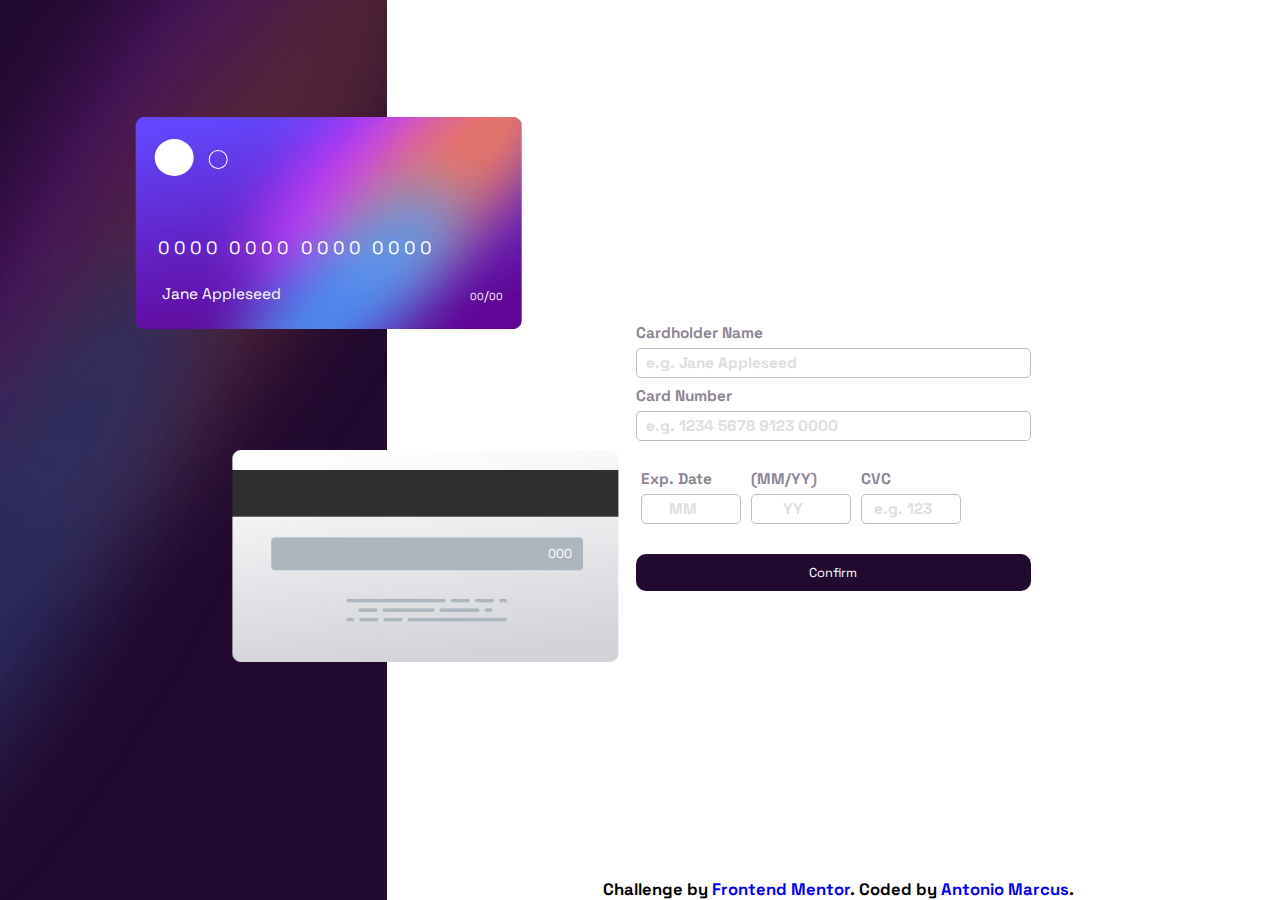
<file: index.html>
<!DOCTYPE html>
<html lang="en">
<head>
  <meta charset="UTF-8">
  <meta name="viewport" content="width=device-width, initial-scale=1.0"> 

  <link rel="icon" type="image/png" sizes="32x32" href="./images/favicon-32x32.png">
  <link rel="stylesheet" href="style.css">
  
  <title>Frontend Mentor | Interactive card details form</title>
</head>
<body>

<div id="container">
  <main>
    <header>
      <div class="imgHeader">
        <img src="images/bg-main-mobile.png" 
        alt="" class="imgMobile">
        
        <img src="images/bg-main-desktop.png" alt="" class="imgDesktop">
        <div class="cardBack">
          <img src="images/bg-card-back.png" alt="">
          <p>000</p> 
          
        </div>

        <div class="cardFront">
          <img src="images/bg-card-front.png" alt="">
          <div class="circle"></div>
          <div class="circleSmall"></div>
          
          <div class="zeros">
              <span>0 0 0 0</span>
               <span>0 0 0 0</span>
                <span>0 0 0 0</span>
                <span>0 0 0 0</span>
          </div>

          <p class="dados">Jane Appleseed</p>
          
          <p class="zeros2"><span class="mes">00</span>/<span class="ano">00</span></p>
        
        </div>  
      </div>
    </header>
    <form action="#" class="form" autocomplete="off">
      <div class="nameCard">
        <div  class="inputName">
          <label for="name"><span >Cardholder Name</span></label> 
          <input  type="text" name="name" id="name" placeholder=" e.g. Jane Appleseed"  autofocus>
          <p class="erro hidden">wrong format, only letters, min 4 and max 20 letters</p>
        </div>
        <div class="inputCard">
          <label for="card"><span>Card Number</span></label> 
          <input type="number" name="card" id="card" placeholder=" e.g. 1234 5678 9123 0000" maxlength="16" >
          <p class="erro hidden">
            wrong format, only numbers, I type the 16 numbers</p>
        </div>
      </div>
      <div class="inputDate">
        <div class="expDate">
            <label for="mm"><span>Exp. Date</span></label>
            <input type="number" id="mes" placeholder="MM" name="mes" >
            <p class="erro hidden">wrong format, (min 01) <br>and (max 12) </p>
          </div>
          <div class="expDate">
            <label for="yy"><span>(MM/YY)</span></label>
            <input type="number" id="ano" placeholder="YY" name="ano" >
            <p class="erro hidden">wrong format, (min 15) <br> and (max 45)</p>
          </div>
          <div class="expDate">
            <label for="cvc"><span>CVC</span></label>
            <input type="number" name="cvc" id="cvc" placeholder="e.g. 123" >
            <p class="erro hidden">wrong format, enter the 3 digits</p>
          </div>
      </div>
      
        <div class="botao"><button type="submit">Confirm</button></div>
        <footer>
          Challenge by <a href="https://www.frontendmentor.io?ref=challenge" target="_blank">Frontend Mentor</a>.
          Coded by <a href="https://github.com/antoniomarcuss" target="_blank">Antonio Marcus</a>.
        </footer>
    </form>
    <form class="form-sent hidden">
      <img src="images/icon-complete.svg" alt="">
        <p>THANK YOU!</p>
        <span>We've added your card details</span>
          <button type="submit">Continue</button>
      </div>
</form>
  </main>
</div>

<script src="form.js"></script>
</body>
</html>
</file>
<file: style.css>
@charset "UTF-8";

*{
    margin: 0;
    padding: 0;
    box-sizing: border-box;
    font-family: Space Grotesk ;
    font-size: 18px;
}

@font-face {
    font-family: Space Grotesk;
    src: url('fonts/SpaceGrotesk-VariableFont_wght.ttf');
}

:root {
    --white: hsl(0, 0%, 100%);
    --light-grayish-violet: hsl(270, 3%, 87%);
    --dark-grayish-violet: hsl(279, 6%, 55%);
    --very-dark-violet: hsl(278, 68%, 11%);
}

#container{
    display: flex;
    flex-flow: column;
    justify-content: center;
    align-items: center;
 
}

main{
    max-width:762px;
    width: 100%;
}

header{
    width: 100%;
}

header p {
    position: absolute;
    top: 42%;
    right: 12%;
    color: white;
    z-index: 1;
    font-size: 4vw;
}


.imgHeader {
    position: relative;
}

.imgHeader .imgMobile{
    width: 100%;
    object-fit: cover;
}

.cardBack img{
    width: 100%;
}

.cardBack{
    position: absolute;
    top: 25px;
    right: 10px;
    width: 80%;
   
}

.cardFront img{
    width: 100%;
}
.cardFront {
    position: absolute;
    top: calc(40% + 20px); /* Ajuste o valor '10px' conforme necessário */
    left: 5%;
    width: 80%;
}

.circle{
    position: absolute;
    width: 10%;
    height: 17%;
    border-radius: 100%;
    top: 10%;
    left: 5%;
    background-color: white;
}

.circleSmall{
    position: absolute;
    width: 5%;
    height: 9%;
    border-radius: 100%;
    top: 15%;
    left: 19%;
    border: 1.5px solid white;
}
.zeros{
    position: absolute;
    top: 55%;
    left:5%;
    width: 100%;
    
}

.zeros span{
    font-size: 4.3vw;
    margin: 0.3em;
    color: white;
}

.dados {
    position: absolute;
    bottom: 5%;
    left: 7%;
    transform: translateY(65%);
    font-size: 3.5vw;   
}

.zeros2{
    position: absolute;
    bottom: 5%;
    right: 5%;
    transform: translateY(65%); 
}

.zeros2 span {
    color: white;
    font-size: 80%; 

}


form{
  padding: 4%;
  width:100%;
  font-weight: bold; 
}


.nameCard {
    display: flex;
    flex-flow: column;
    margin: 10px;
    color: var(--very-dark-violet);
    
}


#name, #card{
    width: 100%;
    margin: 5px 0px;
    padding: 10px;
    border-radius: 5px;
    border: 1px solid rgb(189, 189, 189);
    outline: 0;
}

.inputName {
    padding-top: 15%;
}


.inputDate{
    display: flex;
    margin: 10px;
    color: var(--very-dark-violet);
}

input {
    font-size: 3.5vw;
}

.expDate{
    display: flex;
    flex-flow: column;
}

.expDate span {
    margin-left: 5px;
}

#mes, #ano {
    width: 80%;
    border-radius: 5px;
    border: 1px solid rgb(189, 189, 189);
    padding: 15px;
    margin: 5px;
    text-align: center;
    outline: 0;
}

#cvc{
    width: 95%;
    text-align: left;
    border-radius: 5px;
    border: 1px solid #bdbdbd;
    padding: 15px;
    margin: 5px;
    outline: 0;
    text-align: center;
    
}

.erro {
    color: orangered;
    font-size: 2.5vw;
    margin-left: 2px;
}

#name.inputErro, #card.inputErro, #mes.inputErro, #ano.inputErro, #cvc.inputErro {
    border: 1px solid red;
}
   

input::placeholder{
    color: var(--light-grayish-violet);
    font-weight: bold;
}

.botao button {
    text-align: center;
    width: 100%;
    padding: 20px;
    border-radius: 10px;
    margin-top: 15px;
    border: none;
    outline: 0;
    cursor: pointer;
    background-color: var(--very-dark-violet);
    color: white;
}

footer{
    display: none;
}

.imgDesktop{
    display: none;
}

.form-sent {
    display: flex;
    min-height: 60vh;
    flex-direction: column;
    justify-content: center;
    align-items: center;
}

.form-sent img {
    width: 50px;
}

.form-sent p{
    font-size: 30px;
    color: var(--very-dark-violet);
    font-weight: bold;
    margin-top: 20px;
}

.form-sent,span {
    margin-top: 10px;
    font-size: 15px;
    color: var(--dark-grayish-violet);
}

.form-sent button {
    text-align: center;
    width: 100%;
    padding: 20px;
    border-radius: 10px;
    margin-top: 15px;
    border: none;
    outline: 0;
    cursor: pointer;
    background-color: var(--very-dark-violet);
    color: white;
}


 @media screen and (min-width: 762px) and (max-width:992px) {

    #container{
        min-height: 100vh;
    }

    header{
        width: 55%;
    }

    header p {
        top: 44%;
        font-size: 1vw;
    }

    main{
        max-width: none;
        width: 100%;
        height: 100vh;
        display: flex;
        position: relative;
    }

    .imgMobile{
        display: none;
    }

    .imgDesktop{
        display: block;
        width: 100%;
        height: 100vh;
    }

    .cardBack{
        top: 45vh;
        left: 10%;
        transform: translateX(50%);
        width: 90%; 
    }

    
    .cardFront{
        top: 25vh;
        left: 10%;
        transform: translateX(25%);
        width: 90%; 
    }

    .zeros{
        left:5%;
    }
    
    .zeros span{
        font-size: 1.5vw;
        margin: 0.2em;
    }

    .dados {
        font-size: 1.3vw;   
    }
    
    .zeros2{
        bottom: 1%;
    }

    form{
        display: flex;
        flex-flow: column;
        justify-content: center;
        align-items: flex-end;
    }

    .nameCard{
        width: 70%;
    }

    #mes, #ano, #cvc {
        padding: 5px;
    
    }

    .inputName {
        padding-top: 0%;
    }

    .inputDate{
        display: flex;
        width: 70%;
    }

     .expDate {
        display: flex;
        flex-grow: 1;
    }

    .erro{
        font-size: 1vw;
    }

    input{
        font-size: 1.5vw;
    }

    #name, #card{
        font-size: 1.5vw;
    }


    input::placeholder{
        font-size: 1.7vw;
    }

    .botao{
        width: 70%;
        margin-right: 5px;
    }

    .botao button{
        padding: 13px;
    }

    button:hover{
        background-color: rgb(48, 6, 87);
    }

    .form-sent {
        display: flex;
        min-height: 60vh;
        flex-direction: column;
        justify-content: center;
        align-items: center;
        margin-left: 100px;
    }

    .form-sent button {
        text-align: center;
        width: 60%;
        padding: 15px;
       
    }
} 


@media screen and (min-width: 992px) {

    #container{
        min-height: 100vh;
    }

    header{
        width: 45%;
    }

    header p {
        top: 44%;
        font-size: 1vw;
    }

    main{
        max-width: 1440px;
        height: 100vh;
        display: flex;
        position: relative;
    }

    .imgMobile{
        display: none;
    }

    .imgDesktop{
        display: block;
        width: 100%;
        height: 100vh;
    }


    .cardBack{
        top: 50vh;
        left: 10%;
        transform: translateX(50%);
        width: 100%; 
    }

    
    .cardFront{
        top: 13vh;
        left: 10%;
        transform: translateX(25%);
        width: 100%; 
    }

    .inputName, span, .inputCard, .expDate span{
        padding-top: 0%;
        font-size: 1.2vw;
    }

    input{
        font-size: 1.1vw;
    }
    
    .inputDate{
        width: 50%;
    }
    
    .zeros span{
        font-size: 1.4vw;
        margin: 0.2em;
    }

    .dados {
        font-size: 1.2vw;   
    }
    
    .zeros2{
        bottom: 3%;
        font-size: 1vw;  
    }

    form{
        display: flex;
        flex-flow: column;
        justify-content: center;
        align-items: center;

    }

    .nameCard{
        width: 50%;
    }

    #mes, #ano, #cvc {
        padding: 5px;
        width:100px;
    
    }


    #name, #card{
        padding: 5px;
    }

    .erro{
        font-size: 0.8vw;
    }


    input::placeholder{
        font-size: 1.2vw;
    }

    .botao{
        width: 50%;
    }

    .botao button{
        padding: 10px;
        font-size: 1vw;
    }

    button:hover{
        background-color: rgb(48, 6, 87);
        
    }

    footer{
        display: block;
        position: absolute;
        bottom: 0;
        left: 60%;
        transform: translate(-35%);
        font-size: 1.3vw;
        
    }

    footer a {
        text-decoration: none;
        font-size: 1.3vw;
    }

    footer a:hover{
        text-decoration: underline;
    }

    .form-sent {
        display: flex;
        min-height: 60vh;
        flex-direction: column;
        justify-content: center;
        align-items: center;
        margin-left: 100px;
    }

    .form-sent button {
        text-align: center;
        width: 60%;
        padding: 15px;
       
    }

}

.hidden{
    display: none;
}
</file>
